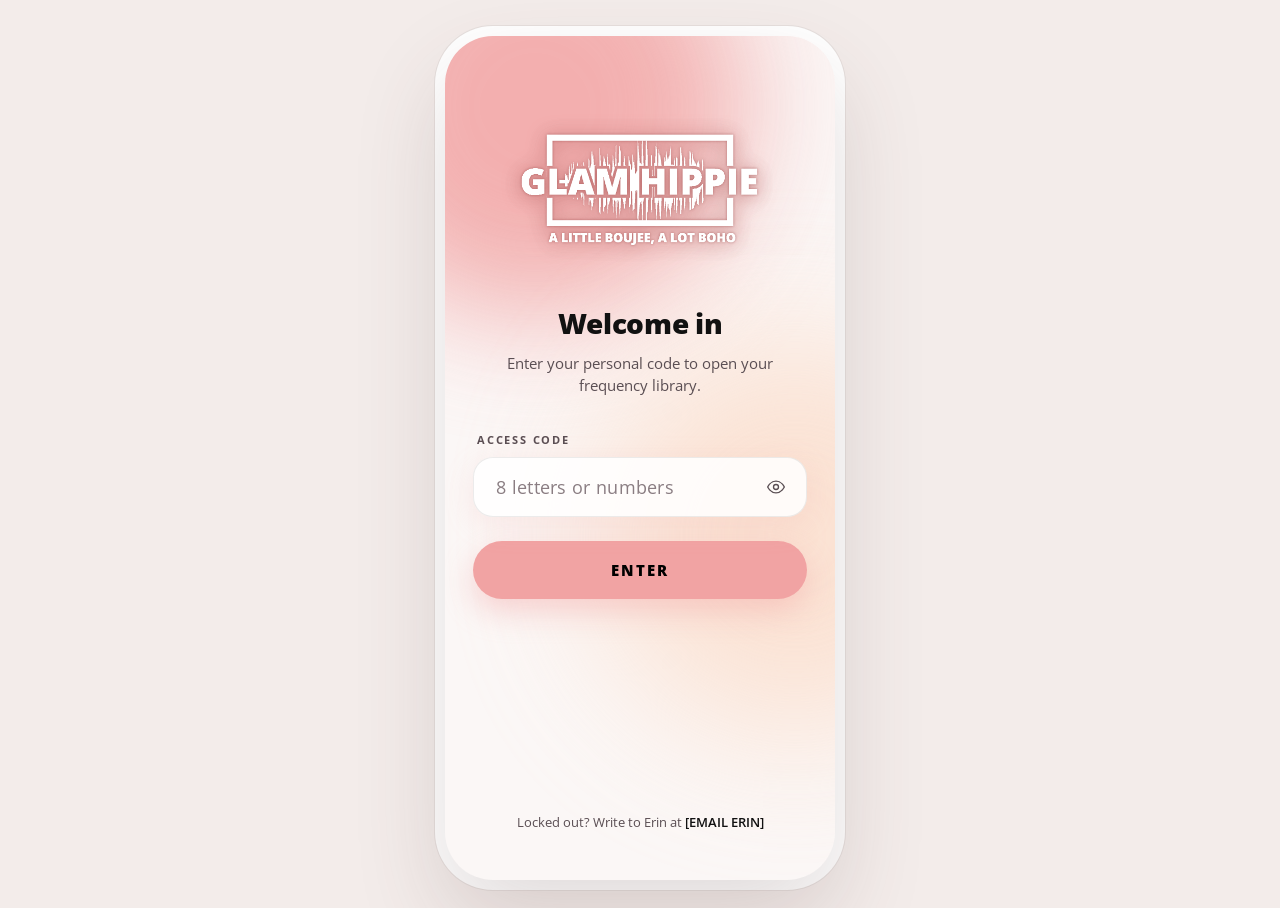
<file: index.html>
<!doctype html>
<html lang="en">
<head>
<meta charset="utf-8">
<meta name="viewport" content="width=device-width, initial-scale=1, viewport-fit=cover">
<meta name="theme-color" content="#F1A3A3">
<title>GlamHippie Frequency</title>
<meta name="claude:viewport-fit-sides" content="cover">
<link rel="stylesheet" href="https://fonts.googleapis.com/css2?family=Open+Sans:wght@400;600;700;800&display=swap">
<link rel="stylesheet" href="style.css">
</head>
<body>
<!-- PAGINA 1 · ACCESSO -->
<main class="phone">
  <div class="glow a" aria-hidden="true" style="background:#F1A3A3"></div>
  <div class="glow b" aria-hidden="true" style="background:#FBD9C4"></div>

  <section class="screen" id="access" aria-label="Access">
    <img src="logo.png" alt="Glam Hippie, a little boujee, a lot boho">
    <h1>Welcome in</h1>
    <p class="lead">Enter your personal code to open your frequency library.</p>
    <form id="codeForm" novalidate>
      <label for="code" class="caps">Access code</label>
      <div class="field" id="field">
        <input id="code" type="password" autocomplete="off" autocapitalize="characters" spellcheck="false" placeholder="8 letters or numbers" maxlength="12">
        <button type="button" id="eye" aria-label="Show code">
          <svg class="i" viewBox="0 0 24 24" aria-hidden="true"><path d="M2 12s3.6-7 10-7 10 7 10 7-3.6 7-10 7S2 12 2 12z"/><circle cx="12" cy="12" r="3"/></svg>
        </button>
      </div>
      <p class="err" id="err" role="alert" hidden>That code didn’t work. Check it and try again.</p>
      <button type="submit" class="primary">Enter</button>
    </form>
    <p class="foot">Locked out? Write to Erin at <b>[EMAIL ERIN]</b></p>
  </section>
</main>

<script>
(function(){
  var code=document.getElementById("code"), err=document.getElementById("err"), field=document.getElementById("field");
  code.addEventListener("input",function(){
    var v=code.value.toUpperCase().replace(/[^A-Z0-9]/g,"");
    if(v!==code.value) code.value=v;
    err.hidden=true; field.classList.remove("bad");
  });
  document.getElementById("eye").addEventListener("click",function(){
    var on=code.type==="password"; code.type=on?"text":"password";
    this.setAttribute("aria-label",on?"Hide code":"Show code");
  });
  document.getElementById("codeForm").addEventListener("submit",function(e){
    e.preventDefault();
    // Prototipo: qualsiasi codice di 8+ caratteri entra. Nell'app vera il controllo lo fa il server.
    if(code.value.length>=8){ location.href="libreria.html"; }
    else { err.hidden=false; field.classList.add("bad"); code.focus(); }
  });
})();
</script>
</body>
</html>
</file>
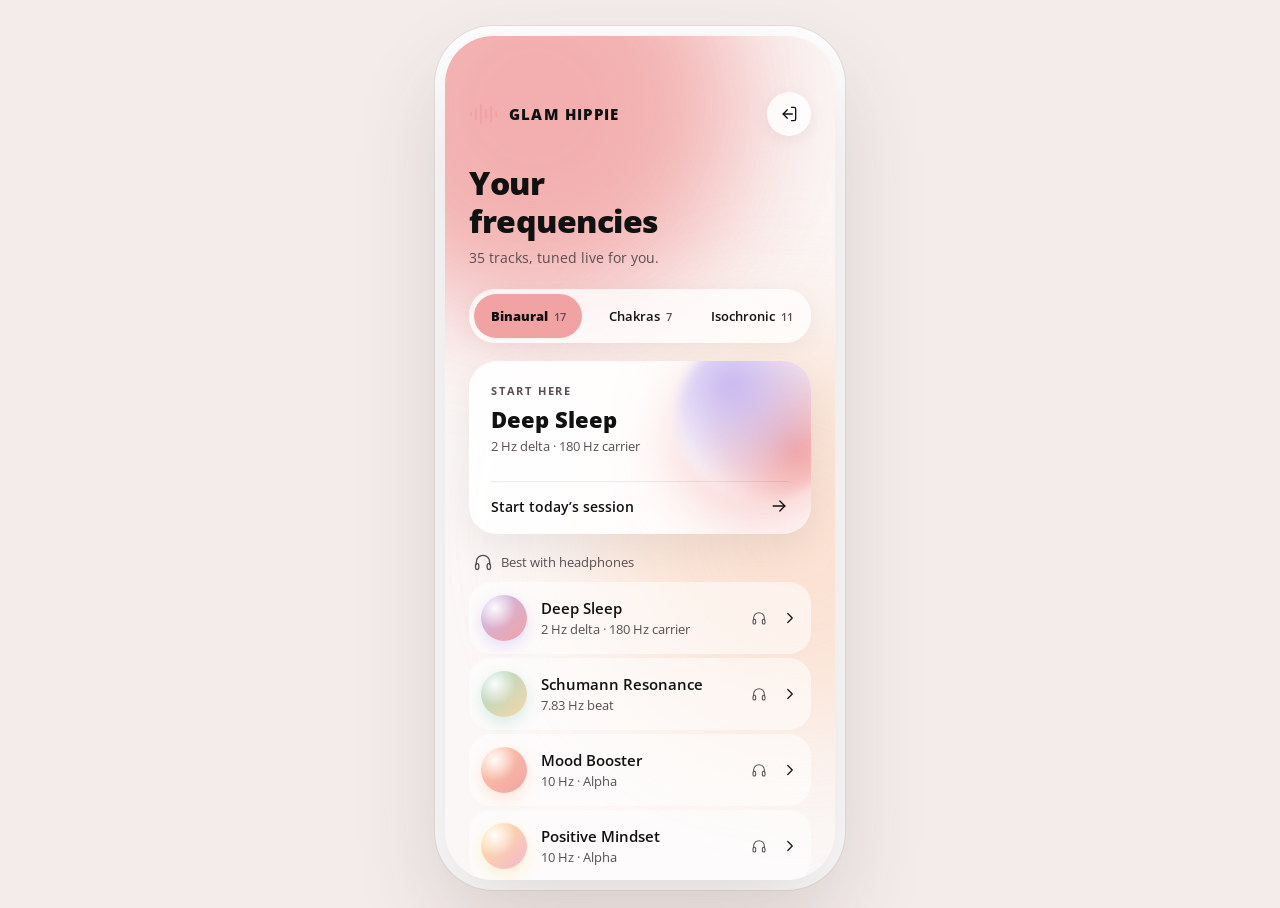
<file: libreria.html>
<!doctype html>
<html lang="en">
<head>
<meta charset="utf-8">
<meta name="viewport" content="width=device-width, initial-scale=1, viewport-fit=cover">
<meta name="theme-color" content="#F1A3A3">
<title>GlamHippie Libreria</title>
<link rel="stylesheet" href="https://fonts.googleapis.com/css2?family=Open+Sans:wght@400;600;700;800&display=swap">
<link rel="stylesheet" href="style.css">
</head>
<body>
<!-- PAGINA 2 · LIBRERIA PROTOCOLLI -->
<main class="phone">
  <div class="glow a" aria-hidden="true" style="background:#F1A3A3"></div>
  <div class="glow b" aria-hidden="true" style="background:#FBD9C4"></div>

  <section class="screen" id="library" aria-label="Library">
    <div class="topbar">
      <div class="brand">
        <svg width="30" height="22" viewBox="0 0 30 22" fill="none" stroke="#F1A3A3" stroke-width="2.4" stroke-linecap="round" aria-hidden="true"><path d="M2 10v2M7 6v10M12 2v18M17 7v8M22 4v14M27 9v4"/></svg>
        GLAM HIPPIE
      </div>
      <a class="iconbtn" href="index.html" aria-label="Sign out">
        <svg class="i" viewBox="0 0 24 24" aria-hidden="true"><path d="M15 4h3a2 2 0 0 1 2 2v12a2 2 0 0 1-2 2h-3"/><path d="M10 17l-5-5 5-5"/><path d="M5 12h11"/></svg>
      </a>
    </div>
    <div class="libhead">
      <h1>Your<br>frequencies</h1>
      <p>35 tracks, tuned live for you.</p>
    </div>
    <div class="tabs" role="tablist" aria-label="Categories" id="tabs"></div>
    <div class="scroll" id="scroll">
      <a class="feat" id="feat" href="player.html">
        <div class="card">
          <div class="orb" id="featOrb" aria-hidden="true"></div>
          <div class="in">
            <div class="caps">Start here</div>
            <h2 id="featTitle"></h2>
            <div class="f" id="featFreq"></div>
            <div class="go"><span>Start today’s session</span>
              <svg class="i" viewBox="0 0 24 24" aria-hidden="true"><path d="M5 12h14"/><path d="M13 6l6 6-6 6"/></svg></div>
          </div>
        </div>
      </a>
      <div class="hp-note" id="hpNote">
        <svg class="i" viewBox="0 0 24 24" aria-hidden="true"><path d="M4 15v-3a8 8 0 0 1 16 0v3"/><rect x="3" y="14" width="4" height="7" rx="2"/><rect x="17" y="14" width="4" height="7" rx="2"/></svg>
        Best with headphones
      </div>
      <div class="list" id="list"></div>
      <p class="wellness">These sounds are intended to support relaxation and wellness. They are not a medical treatment.</p>
    </div>
  </section>
</main>

<script src="tracks.js"></script>
<script>
(function(){
  var G=window.GH;
  function render(){
    var tab=(location.hash||"").slice(1);
    if(!G.CATS.some(function(c){return c.id===tab;})) tab="binaural";
    var tabs=document.getElementById("tabs"); tabs.innerHTML="";
    G.CATS.forEach(function(c){
      var b=document.createElement("button");
      b.setAttribute("role","tab"); b.setAttribute("aria-selected",String(c.id===tab));
      b.innerHTML=c.label+"<small>"+c.count+"</small>";
      b.addEventListener("click",function(){ location.hash=c.id; });
      tabs.appendChild(b);
    });
    var items=G.TRACKS.filter(function(t){return t.cat===tab;}), f=items[0];
    document.getElementById("featOrb").style.background=G.cloud(f);
    document.getElementById("featTitle").textContent=f.title;
    document.getElementById("featFreq").textContent=f.freq;
    document.getElementById("feat").href="player.html#"+f.id;
    document.getElementById("hpNote").hidden=tab!=="binaural";
    var list=document.getElementById("list"); list.innerHTML="";
    items.forEach(function(t){
      var r=document.createElement("a"); r.className="row"; r.href="player.html#"+t.id;
      r.innerHTML='<span class="dot" aria-hidden="true" style="background:'+G.dot(t)+';box-shadow:0 6px 16px '+G.rgba(t.c1,.45)+'"></span>'+
        '<span class="t"><b></b><span></span></span>'+(t.hp?G.HP_ICON:"")+G.CHEV;
      r.querySelector(".t b").textContent=t.title; r.querySelector(".t span").textContent=t.freq;
      list.appendChild(r);
    });
    document.getElementById("scroll").scrollTop=0;
  }
  window.addEventListener("hashchange",render);
  render();
})();
</script>
</body>
</html>
</file>
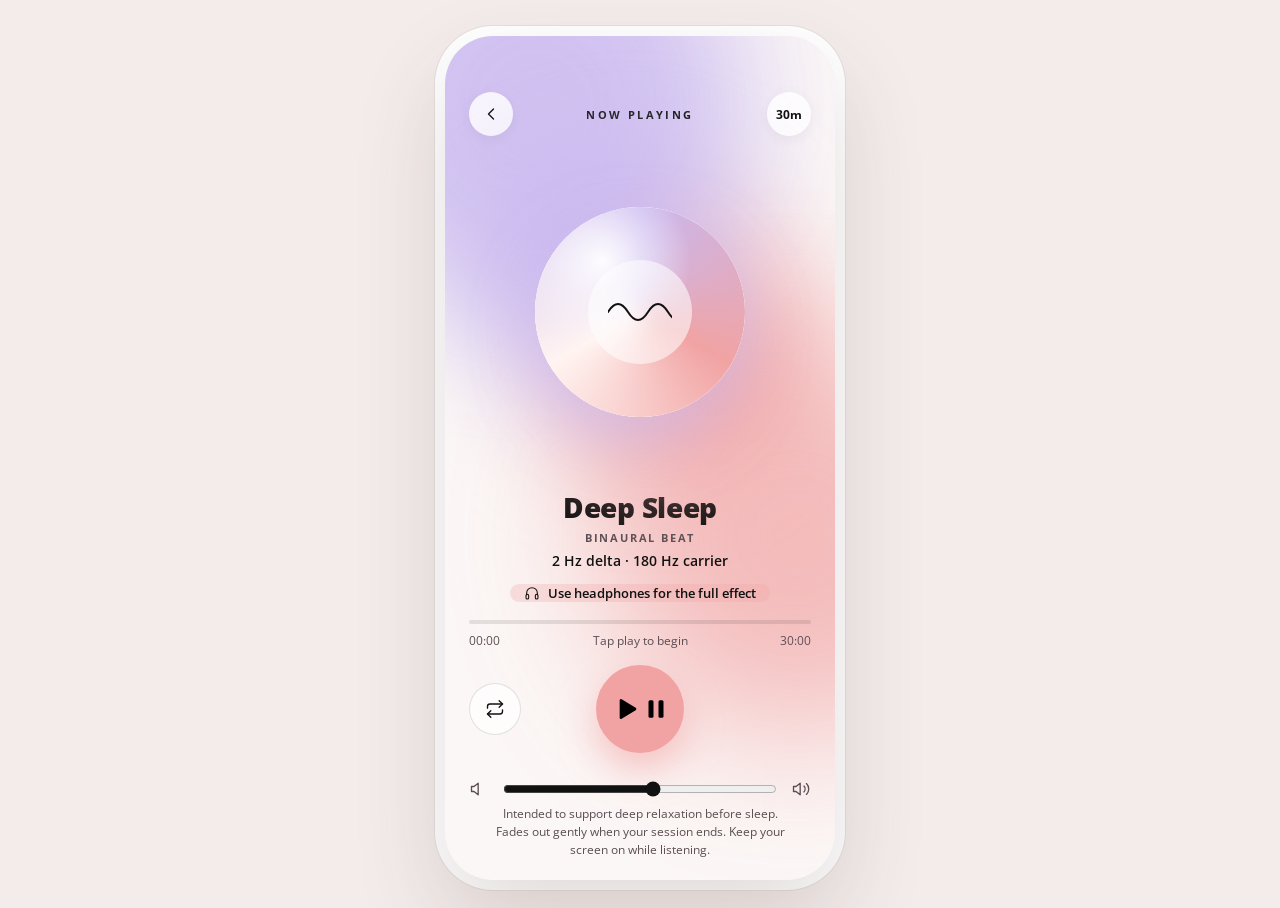
<file: player.html>
<!doctype html>
<html lang="en">
<head>
<meta charset="utf-8">
<meta name="viewport" content="width=device-width, initial-scale=1, viewport-fit=cover">
<meta name="theme-color" content="#F1A3A3">
<title>GlamHippie Now Playing</title>
<link rel="stylesheet" href="https://fonts.googleapis.com/css2?family=Open+Sans:wght@400;600;700;800&display=swap">
<link rel="stylesheet" href="style.css">
</head>
<body>
<!-- PAGINA 3 · NOW PLAYING -->
<main class="phone">
  <div class="glow a" id="glowA" aria-hidden="true"></div>
  <div class="glow b" id="glowB" aria-hidden="true"></div>

  <section class="screen" id="player" aria-label="Now playing">
    <div class="topbar">
      <a class="iconbtn" id="back" href="libreria.html" aria-label="Back to library">
        <svg class="i" viewBox="0 0 24 24" aria-hidden="true"><path d="M15 6l-6 6 6 6"/></svg>
      </a>
      <span class="caps" style="color:var(--ink);letter-spacing:2.4px">Now playing</span>
      <span class="chip30">30m</span>
    </div>
    <div class="stage paused" id="stage" aria-hidden="true">
      <div class="halo" id="halo"></div>
      <div class="ring"></div><div class="ring"></div><div class="ring"></div>
      <div class="orb" id="orb">
        <div class="swirl" id="swirl"></div>
        <div class="shine"></div>
        <div class="glass"><div class="win">
          <svg width="200" height="40" viewBox="0 0 200 40" fill="none" stroke="#111" stroke-width="2" stroke-linecap="round"><path d="M0 20 Q10 4 20 20 T40 20 T60 20 T80 20 T100 20 T120 20 T140 20 T160 20 T180 20 T200 20"/></svg>
        </div></div>
      </div>
    </div>
    <h1 id="pTitle"></h1>
    <div class="caps" id="pKind"></div>
    <div id="pFreq"></div>
    <div class="hp-chip" id="pHp">
      <svg class="i" viewBox="0 0 24 24" aria-hidden="true" style="width:16px;height:16px"><path d="M4 15v-3a8 8 0 0 1 16 0v3"/><rect x="3" y="14" width="4" height="7" rx="2"/><rect x="17" y="14" width="4" height="7" rx="2"/></svg>
      Use headphones for the full effect
    </div>
    <div class="hp-space" id="pHpSpace" hidden></div>
    <div class="prog">
      <div class="bar"><i id="barFill"></i></div>
      <div class="times"><span id="tEl">00:00</span><span id="tSt">Tap play to begin</span><span id="tRem">30:00</span></div>
    </div>
    <div class="ctrls">
      <button class="loop" id="loop" aria-label="Loop" aria-pressed="false">
        <svg class="i" viewBox="0 0 24 24" aria-hidden="true"><path d="M17 2l4 4-4 4"/><path d="M3 11V9a3 3 0 0 1 3-3h15"/><path d="M7 22l-4-4 4-4"/><path d="M21 13v2a3 3 0 0 1-3 3H3"/></svg>
      </button>
      <button class="play" id="play" aria-label="Play">
        <svg id="icPlay" width="32" height="32" viewBox="0 0 24 24" fill="#000" aria-hidden="true"><path d="M8 5.5v13a1 1 0 0 0 1.5.86l10.5-6.5a1 1 0 0 0 0-1.72L9.5 4.64A1 1 0 0 0 8 5.5z"/></svg>
        <svg id="icPause" width="30" height="30" viewBox="0 0 24 24" fill="#000" aria-hidden="true" hidden><rect x="6" y="5" width="4" height="14" rx="1.2"/><rect x="14" y="5" width="4" height="14" rx="1.2"/></svg>
      </button>
      <span class="looplbl" id="loopLbl"></span>
    </div>
    <div class="vol">
      <svg class="i" viewBox="0 0 24 24" aria-hidden="true"><path d="M11 5L6 9H3v6h3l5 4V5z"/></svg>
      <label for="vol" class="sr">Volume</label>
      <input id="vol" type="range" min="0" max="100" value="55">
      <svg class="i" viewBox="0 0 24 24" aria-hidden="true"><path d="M11 5L6 9H3v6h3l5 4V5z"/><path d="M15.5 8.5a5 5 0 0 1 0 7"/><path d="M18.5 5.5a9 9 0 0 1 0 13"/></svg>
    </div>
    <p class="pnote" id="pNote"></p>
  </section>
</main>

<script src="tracks.js"></script>
<script>
(function(){
  var G=window.GH, $=function(id){return document.getElementById(id);};
  var S={track:null,playing:false,ended:false,elapsed:0,loop:false,volume:55};
  var A={ctx:null,master:null,nodes:[],iv:null,lock:null};

  /* ---- motore sonoro (Web Audio, nessun file audio) ---- */
  function startAudio(t,elapsed){
    try{
      var AC=window.AudioContext||window.webkitAudioContext; if(!AC)return;
      if(!A.ctx)A.ctx=new AC(); A.ctx.resume(); stopNodes();
      var c=A.ctx, now=c.currentTime, level=S.volume/100*G.MAXGAIN, rem=G.SESSION-(elapsed||0);
      var m=c.createGain(); m.gain.setValueAtTime(0,now); m.gain.linearRampToValueAtTime(level,now+3);
      if(rem>63)m.gain.setValueAtTime(level,now+rem-60);
      m.gain.linearRampToValueAtTime(0,now+rem); m.connect(c.destination); A.master=m;
      var osc=function(hz){var o=c.createOscillator();o.type="sine";o.frequency.value=hz;A.nodes.push(o);return o;};
      if(t.cat==="binaural"){
        [[-1,t.carrier-t.beat/2],[1,t.carrier+t.beat/2]].forEach(function(p){
          var pan=c.createStereoPanner?c.createStereoPanner():null;
          if(pan){pan.pan.value=p[0];osc(p[1]).connect(pan);pan.connect(m);} else osc(p[1]).connect(m);
        });
      } else if(t.cat==="isochronic"){
        var amp=c.createGain(); amp.gain.value=.5; var depth=c.createGain(); depth.gain.value=.5;
        osc(t.pulse).connect(depth); depth.connect(amp.gain); osc(t.tone).connect(amp); amp.connect(m);
      } else { osc(t.tone).connect(m); }
      A.nodes.forEach(function(n){n.start(now);n.stop(now+rem+.1);});
    }catch(e){}
  }
  function stopNodes(){A.nodes.forEach(function(n){try{n.stop();}catch(e){}});A.nodes=[];if(A.master){try{A.master.disconnect();}catch(e){}}A.master=null;}
  function stopAudio(now){
    if(!A.master||!A.ctx||now){stopNodes();return;}
    var t=A.ctx.currentTime,g=A.master.gain; g.cancelScheduledValues(t); g.setValueAtTime(g.value,t); g.linearRampToValueAtTime(0,t+.4);
    var old=A.nodes, oldM=A.master; A.nodes=[]; A.master=null;
    setTimeout(function(){old.forEach(function(n){try{n.stop();}catch(e){}});try{oldM.disconnect();}catch(e){}},450);
  }
  function wake(on){
    try{
      if(on&&navigator.wakeLock&&!A.lock){navigator.wakeLock.request("screen").then(function(l){A.lock=l;}).catch(function(){});}
      if(!on&&A.lock){A.lock.release().catch(function(){});A.lock=null;}
    }catch(e){}
  }

  /* ---- interfaccia ---- */
  function load(){
    var t=G.byId((location.hash||"").slice(1))||G.TRACKS[0];
    stopAudio(true); S.track=t; S.elapsed=0; S.ended=false; setPlaying(false);
    var iso=t.cat==="isochronic";
    $("glowA").style.background=t.c1; $("glowB").style.background=t.c2;
    $("pTitle").textContent=t.title; $("pKind").textContent=G.cat(t.cat).kind; $("pFreq").textContent=t.freq;
    $("pHp").hidden=!t.hp; $("pHpSpace").hidden=t.hp;
    $("pNote").textContent=t.desc+" Fades out gently when your session ends. Keep your screen on while listening.";
    $("halo").style.background=G.cloud(t);
    $("swirl").style.background="conic-gradient(from 0deg,"+t.c1+","+t.c2+",#FFF4F1,"+t.c1+")";
    var st=$("stage"); st.style.setProperty("--rd",iso?"2.4s":"4.8s"); st.style.setProperty("--wd",iso?"0.9s":"2.2s");
    $("orb").style.setProperty("--sh",G.rgba(t.c1,.55));
    $("back").href="libreria.html#"+t.cat;
    document.title=t.title+" · GlamHippie";
    updateTime();
  }
  function setPlaying(on){
    S.playing=on;
    $("stage").classList.toggle("paused",!on);
    $("icPlay").hidden=on; $("icPause").hidden=!on;
    $("play").setAttribute("aria-label",on?"Pause":"Play");
    clearInterval(A.iv); A.iv=null;
    if(on){A.iv=setInterval(tick,1000);wake(true);} else wake(false);
    updateTime();
  }
  function tick(){
    S.elapsed++;
    if(S.elapsed>=G.SESSION){
      if(S.loop){S.elapsed=0;startAudio(S.track,0);}
      else {S.elapsed=G.SESSION;S.ended=true;stopAudio(true);setPlaying(false);return;}
    }
    updateTime();
  }
  function updateTime(){
    $("barFill").style.width=(S.elapsed/G.SESSION*100)+"%";
    $("tEl").textContent=G.mmss(S.elapsed); $("tRem").textContent=G.mmss(G.SESSION-S.elapsed);
    $("tSt").textContent=S.ended?"Session complete":(S.playing?"Playing":(S.elapsed>0?"Paused":"Tap play to begin"));
  }

  $("play").addEventListener("click",function(){
    if(S.playing){stopAudio();setPlaying(false);}
    else {if(S.ended){S.elapsed=0;S.ended=false;} startAudio(S.track,S.elapsed); setPlaying(true);}
  });
  $("loop").addEventListener("click",function(){
    S.loop=!S.loop; this.setAttribute("aria-pressed",String(S.loop)); $("loopLbl").textContent=S.loop?"Loop on":"";
  });
  $("vol").addEventListener("input",function(e){
    S.volume=Number(e.target.value);
    if(A.master&&A.ctx){var t=A.ctx.currentTime;A.master.gain.cancelScheduledValues(t);A.master.gain.setTargetAtTime(S.volume/100*G.MAXGAIN,t,.1);}
  });
  $("back").addEventListener("click",function(){stopAudio(true);});
  window.addEventListener("hashchange",load);
  load();
})();
</script>
</body>
</html>
</file>
<file: style.css>
/* Layout: one phone-sized app, centred in a soft studio backdrop on desktop, full screen on a phone. Single light look, by brand choice. */
:root{
  --pink:#F1A3A3; --ink:#111111; --black:#000000; --muted:#5A4E53;
  --ground:#FBF7F6; --studio:#F3ECEA; --card:rgba(255,255,255,.86); --line:rgba(17,17,17,.08);
  --error:#9B2C3F;
  --font:'Open Sans',system-ui,-apple-system,'Segoe UI',sans-serif;
  color-scheme:light;
}
html,body{height:100%}
body{background:var(--studio);color:var(--ink);font-family:var(--font);font-size:15px;
  padding-left:max(16px,env(safe-area-inset-left,0px));padding-right:max(16px,env(safe-area-inset-right,0px));
  display:flex;align-items:center;justify-content:center;box-sizing:border-box;padding-block:24px}
*{box-sizing:border-box}
button{font-family:inherit;color:inherit;cursor:pointer;-webkit-tap-highlight-color:transparent}
button:focus-visible,input:focus-visible,a:focus-visible{outline:2px solid var(--ink);outline-offset:2px}
a{color:var(--ink)}

.phone{position:relative;width:390px;height:844px;max-width:100%;max-height:100%;border-radius:48px;overflow:hidden;
  background:var(--ground);box-shadow:0 40px 90px rgba(90,60,60,.18),0 0 0 10px #fff,0 0 0 11px rgba(17,17,17,.06)}
@media (max-width:500px){
  body{padding:0}
  .phone{width:100%;height:100%;max-height:none;border-radius:0;box-shadow:none}
}

/* ambient glows */
.glow{position:absolute;border-radius:50%;pointer-events:none;transition:background 1.2s ease}
.glow.a{left:-120px;top:-140px;width:420px;height:420px;filter:blur(60px);opacity:.85;animation:drift 14s ease-in-out infinite}
.glow.b{right:-160px;top:300px;width:400px;height:400px;filter:blur(70px);opacity:.7;animation:drift 18s ease-in-out infinite reverse}
@keyframes drift{0%,100%{transform:translate(0,0) scale(1)}50%{transform:translate(18px,-14px) scale(1.08)}}
@keyframes breathe{0%,100%{transform:scale(.92);opacity:.75}50%{transform:scale(1.06);opacity:1}}
@keyframes ring{0%{transform:scale(.78);opacity:.75}100%{transform:scale(1.55);opacity:0}}
@keyframes spin{to{transform:rotate(360deg)}}
@keyframes wave{to{transform:translateX(-40px)}}
@keyframes rise{from{opacity:.0;transform:translateY(8px)}to{opacity:1;transform:none}}

.screen{position:absolute;inset:0;display:flex;flex-direction:column;animation:rise .45s ease both}
a.row,a.feat{text-decoration:none;color:inherit}
a.iconbtn{color:var(--ink)}
.screen:not([hidden]){animation:rise .45s ease both}
.caps{font-size:11px;font-weight:700;letter-spacing:1.8px;text-transform:uppercase;color:var(--muted)}
.iconbtn{width:44px;height:44px;border-radius:22px;border:0;background:rgba(255,255,255,.82);display:flex;align-items:center;justify-content:center;box-shadow:0 4px 16px rgba(17,17,17,.06)}
svg.i{width:20px;height:20px;fill:none;stroke:currentColor;stroke-width:1.6;stroke-linecap:round;stroke-linejoin:round}

/* access */
#access{padding:96px 28px 36px;align-items:center}
#access img{width:250px;height:auto;filter:drop-shadow(0 2px 10px rgba(180,90,90,.45)) drop-shadow(0 0 1.5px rgba(160,80,80,.75))}
#access h1{margin:56px 0 0;font-size:28px;font-weight:800;letter-spacing:-.3px;text-wrap:balance}
#access .lead{margin:10px 0 0;font-size:15px;line-height:22px;color:var(--muted);text-align:center;max-width:290px}
form{width:100%;margin-top:36px;display:flex;flex-direction:column;gap:10px}
form label{padding-left:4px}
.field{height:60px;display:flex;align-items:center;background:var(--card);border:1.5px solid var(--line);border-radius:20px;padding:0 8px 0 20px;box-shadow:0 8px 30px rgba(241,163,163,.18);backdrop-filter:blur(12px)}
.field.bad{border-color:var(--error)}
.field input{flex:1;min-width:0;border:0;outline:0;background:transparent;font:600 18px var(--font);letter-spacing:3px;color:var(--ink)}
.field input::placeholder{letter-spacing:.3px;font-weight:400;color:#8A7D82}
.field button{width:44px;height:44px;border:0;border-radius:14px;background:transparent;display:flex;align-items:center;justify-content:center;color:var(--muted)}
.err{margin:2px 0 0 4px;font-size:13px;line-height:18px;color:var(--error)}
.primary{margin-top:14px;height:58px;border:0;border-radius:29px;background:var(--pink);color:var(--black);font-size:15px;font-weight:800;letter-spacing:2px;text-transform:uppercase;box-shadow:0 12px 30px rgba(241,163,163,.45);transition:transform .15s}
.primary:active{transform:scale(.98)}
.foot{margin-top:auto;font-size:13px;color:var(--muted);text-align:center}
.foot b{color:var(--ink);font-weight:600;user-select:all}

/* library */
#library{padding-top:56px}
.topbar{padding:0 24px;display:flex;align-items:center;justify-content:space-between}
.brand{display:flex;align-items:center;gap:10px;font-size:15px;font-weight:800;letter-spacing:1.2px}
.libhead{padding:28px 24px 0}
.libhead h1{margin:0;font-size:32px;line-height:38px;font-weight:800;letter-spacing:-.5px}
.libhead p{margin:8px 0 0;font-size:14px;color:var(--muted)}
.tabs{margin:22px 24px 0;padding:5px;display:grid;grid-template-columns:repeat(3,minmax(0,1fr));gap:4px;background:rgba(255,255,255,.75);border-radius:26px;box-shadow:0 6px 24px rgba(17,17,17,.05)}
.tabs button{height:44px;border:0;border-radius:22px;background:transparent;font-size:13px;font-weight:600;display:flex;align-items:center;justify-content:center;gap:6px;transition:background .25s}
.tabs button[aria-selected=true]{background:var(--pink);font-weight:800}
.tabs small{font-size:11px;font-weight:600;color:var(--muted)}
.scroll{flex:1;min-height:0;overflow-y:auto;padding:18px 24px 24px;scrollbar-width:none}
.scroll::-webkit-scrollbar{display:none}
.feat{width:100%;text-align:left;border:0;padding:0;background:transparent}
.feat .card{position:relative;overflow:hidden;border-radius:28px;background:rgba(255,255,255,.9);box-shadow:0 14px 40px rgba(17,17,17,.07)}
.feat .orb{position:absolute;right:-36px;top:-30px;width:170px;height:170px;border-radius:50%;filter:blur(6px);animation:drift 14s ease-in-out infinite}
.feat .in{position:relative;padding:22px 22px 18px}
.feat h2{margin:8px 0 0;font-size:22px;line-height:27px;font-weight:800;max-width:200px}
.feat .f{margin-top:4px;font-size:13px;color:var(--muted)}
.feat .go{margin-top:26px;padding-top:14px;border-top:1px solid var(--line);display:flex;align-items:center;justify-content:space-between;font-size:14px;font-weight:600}
.hp-note{margin:18px 4px 4px;display:flex;align-items:center;gap:8px;font-size:13px;color:var(--muted)}
.list{margin-top:10px;display:flex;flex-direction:column;gap:4px}
.row{width:100%;min-height:72px;border:0;border-radius:22px;padding:12px;background:rgba(255,255,255,.55);display:flex;align-items:center;gap:14px;text-align:left;transition:background .2s}
.row:hover{background:#fff}
.row .dot{width:46px;height:46px;flex:none;border-radius:50%}
.row .t{flex:1;min-width:0;display:flex;flex-direction:column;gap:2px}
.row .t b{font-size:15px;font-weight:600;line-height:20px}
.row .t span{font-size:13px;color:var(--muted)}
.wellness{margin:22px 8px 4px;font-size:12px;line-height:18px;color:var(--muted);text-align:center}

/* player */
#player{padding:56px 24px 30px;align-items:center}
#player .topbar{padding:0;width:100%}
.chip30{width:44px;height:44px;border-radius:22px;background:rgba(255,255,255,.8);display:flex;align-items:center;justify-content:center;font-size:12px;font-weight:700;box-shadow:0 4px 16px rgba(17,17,17,.06)}
.stage{position:relative;width:300px;height:300px;margin-top:26px;display:flex;align-items:center;justify-content:center;flex:none}
.stage .halo{position:absolute;inset:-30px;border-radius:50%;filter:blur(38px);animation:breathe 7s ease-in-out infinite}
.stage .ring{position:absolute;width:210px;height:210px;border-radius:50%;border:1.5px solid rgba(241,163,163,.9);animation:ring var(--rd,4.8s) ease-out infinite}
.stage .ring:nth-child(3){animation-delay:calc(var(--rd,4.8s) / 3)}
.stage .ring:nth-child(4){animation-delay:calc(var(--rd,4.8s) / 1.5)}
.orb{position:relative;width:210px;height:210px;border-radius:50%;overflow:hidden;background:#FFF7F5;box-shadow:0 24px 60px var(--sh,rgba(241,163,163,.5)),inset 0 0 0 1px rgba(255,255,255,.7)}
.orb .swirl{position:absolute;inset:-20%;animation:spin 26s linear infinite}
.orb .shine{position:absolute;inset:0;background:radial-gradient(circle at 32% 26%,rgba(255,255,255,.95) 0%,rgba(255,255,255,0) 42%)}
.orb .glass{position:absolute;left:50%;top:50%;width:104px;height:104px;margin:-52px 0 0 -52px;border-radius:50%;background:rgba(255,255,255,.55);backdrop-filter:blur(10px);display:flex;align-items:center;justify-content:center}
.orb .win{width:64px;height:40px;overflow:hidden}
.orb .win svg{display:block;animation:wave var(--wd,2.2s) linear infinite}
.paused .halo,.paused .ring,.paused .swirl,.paused .win svg{animation-play-state:paused}
.paused .ring{opacity:0}
#player h1{margin:28px 0 0;font-size:28px;line-height:34px;font-weight:800;letter-spacing:-.3px;text-align:center;text-wrap:balance}
#pKind{margin-top:6px}
#pFreq{margin-top:6px;font-size:14px;font-weight:600}
.hp-chip{height:34px;margin-top:14px;padding:0 14px;border-radius:17px;background:rgba(241,163,163,.28);display:flex;align-items:center;gap:8px;font-size:13px;font-weight:600}
.hp-space{height:34px;margin-top:14px}
.prog{width:100%;margin-top:18px}
.bar{height:4px;border-radius:2px;background:rgba(17,17,17,.1);overflow:hidden}
.bar i{display:block;height:4px;width:0;background:var(--ink);border-radius:2px;transition:width .9s linear}
.times{margin-top:8px;display:flex;justify-content:space-between;font-size:12px;color:var(--muted);font-variant-numeric:tabular-nums}
.ctrls{width:100%;margin-top:16px;display:grid;grid-template-columns:1fr auto 1fr;align-items:center}
.loop{justify-self:start;width:52px;height:52px;border-radius:26px;border:1.5px solid rgba(17,17,17,.12);background:rgba(255,255,255,.7);display:flex;align-items:center;justify-content:center}
.loop[aria-pressed=true]{background:var(--pink);border-color:var(--pink)}
.play{width:88px;height:88px;border-radius:44px;border:0;background:var(--pink);display:flex;align-items:center;justify-content:center;color:var(--black);box-shadow:0 16px 36px rgba(241,163,163,.6);transition:transform .15s}
.play:active{transform:scale(.96)}
.looplbl{justify-self:end;font-size:12px;font-weight:700;color:var(--muted);min-width:52px;text-align:center}
.vol{width:100%;margin-top:20px;display:flex;align-items:center;gap:12px;color:var(--muted)}
.vol input{flex:1;accent-color:var(--ink);height:28px}
.sr{position:absolute;width:1px;height:1px;overflow:hidden;clip:rect(0 0 0 0)}
.pnote{margin-top:auto;font-size:12px;line-height:18px;color:var(--muted);text-align:center;max-width:300px}

@media (prefers-reduced-motion:reduce){*,*::before,*::after{animation-duration:.001s!important;animation-iteration-count:1!important;transition:none!important}}
@media (max-height:760px){#access{padding-top:60px}#access h1{margin-top:32px}.stage{transform:scale(.85);margin-top:4px;margin-bottom:-24px}}
a.feat{display:block}
</file>
